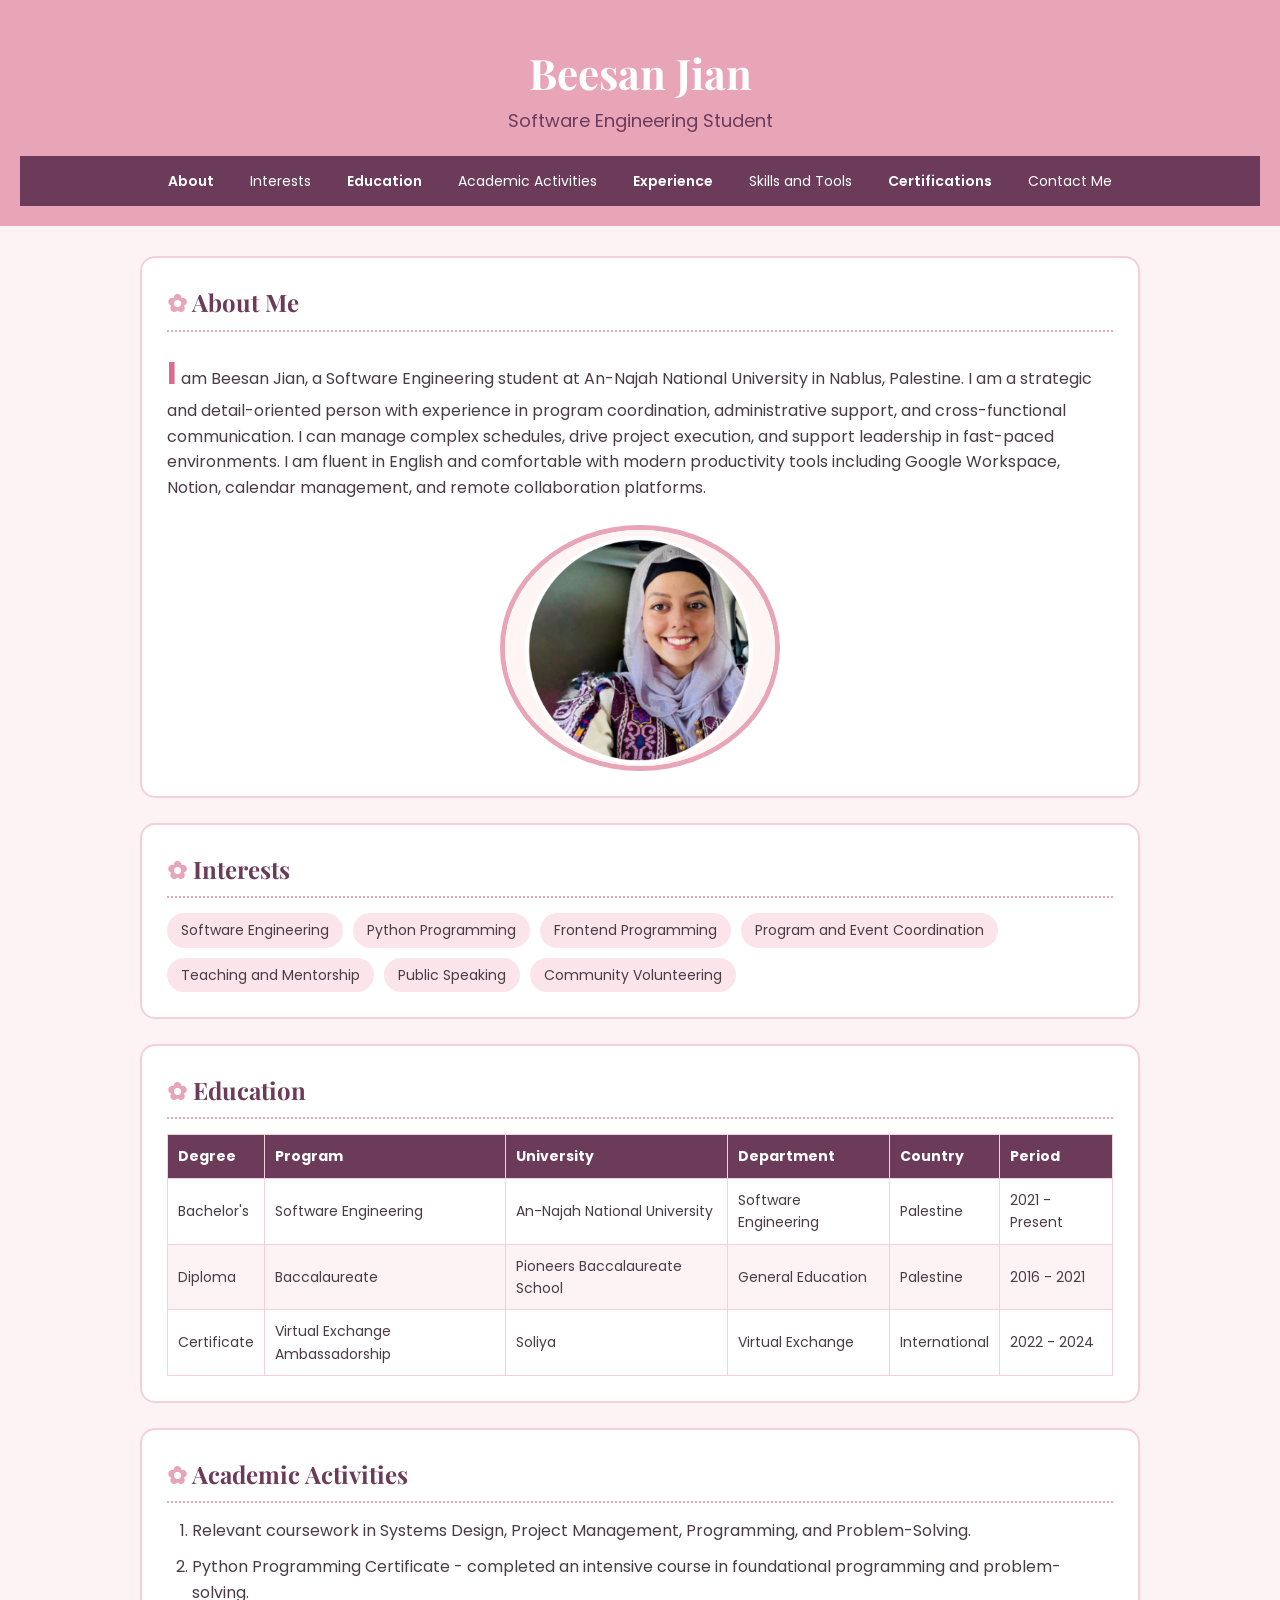
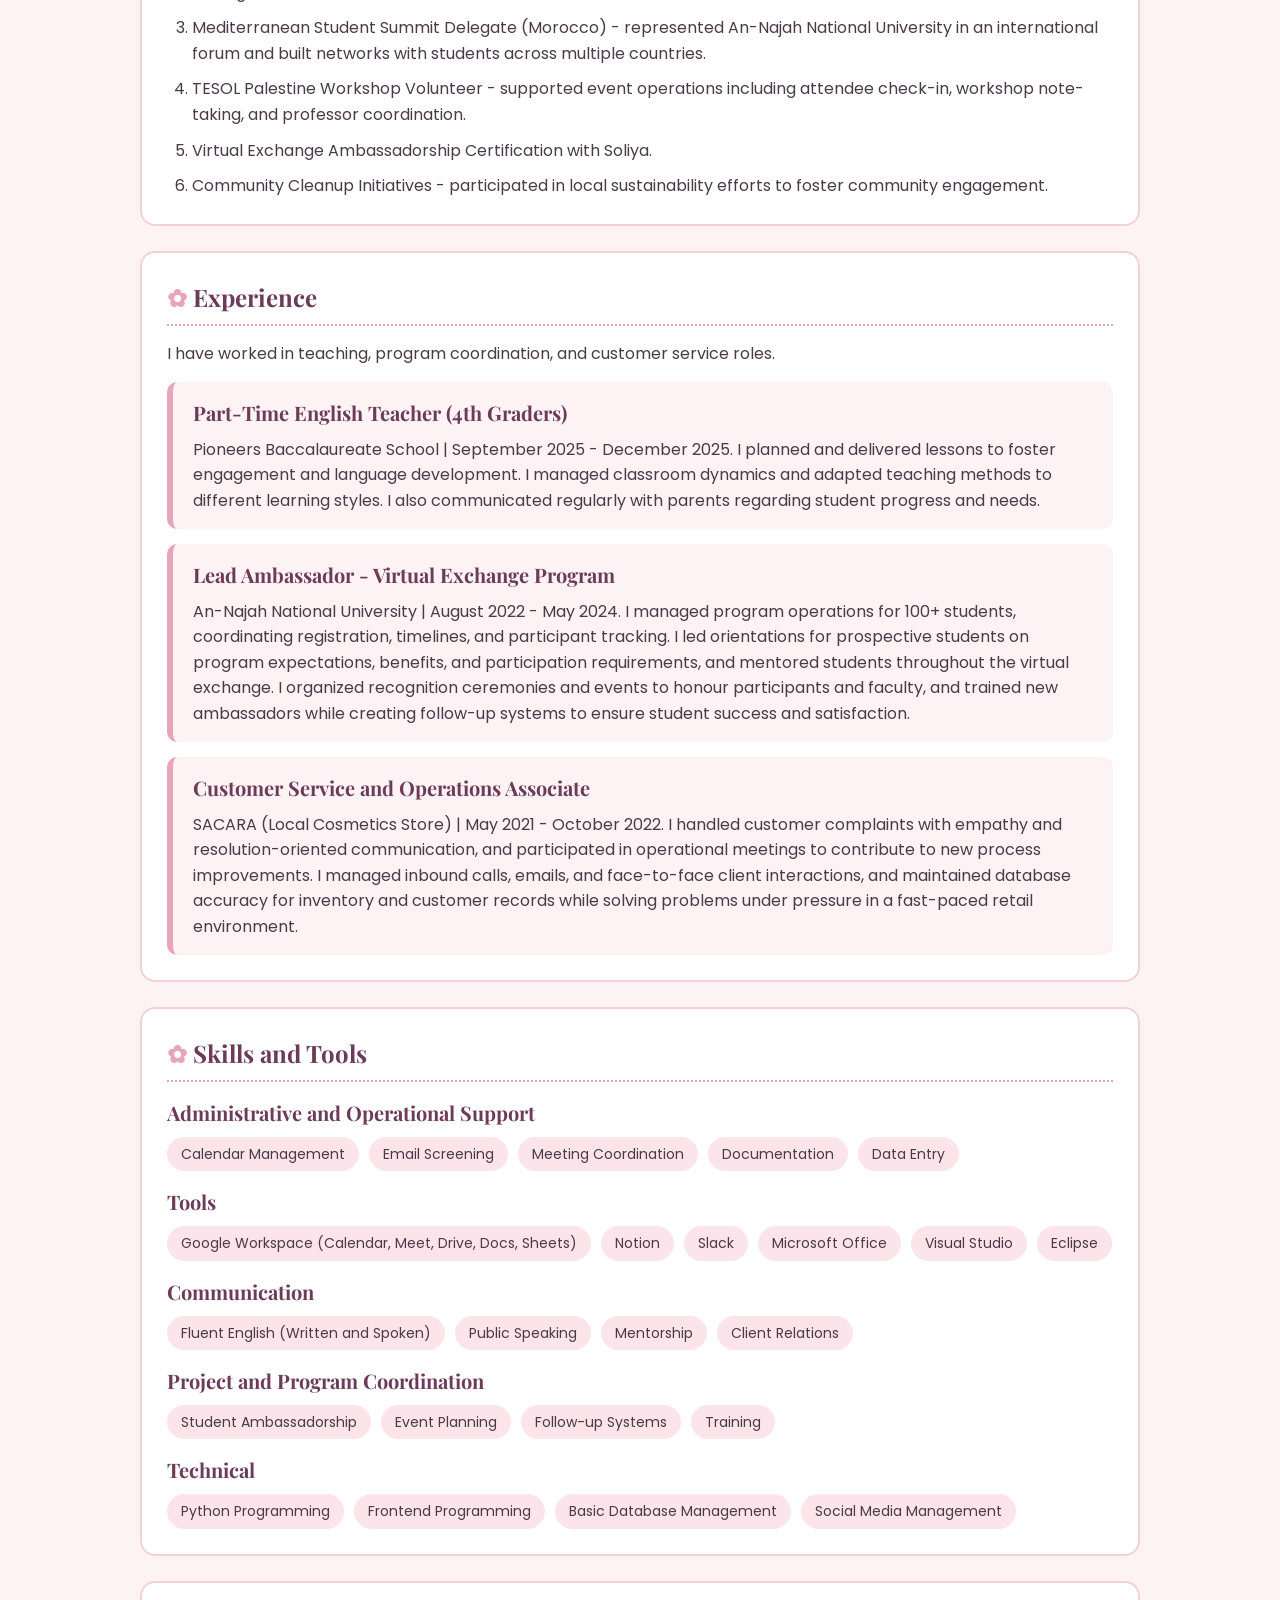
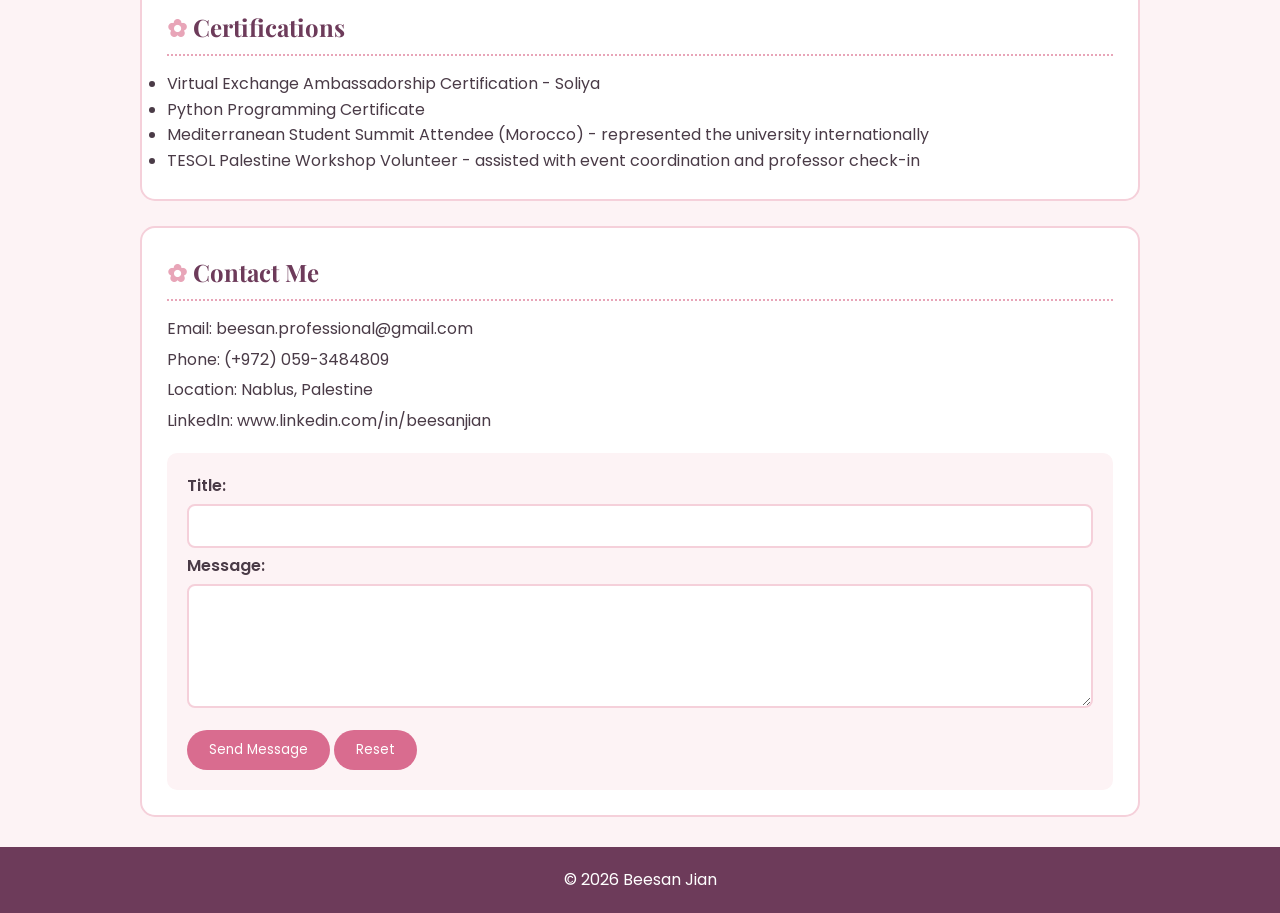
<file: 12506085/index.html>
<!DOCTYPE html>
<html lang="en">
<head>
    <meta charset="UTF-8">
    <title>Beesan Jian - About Me</title>
    <meta name="viewport" content="width=device-width, initial-scale=1.0">
    <link rel="stylesheet" href="style.css">
</head>
<body>

    <header>
        <h1>Beesan Jian</h1>
        <p>Software Engineering Student</p>

        <nav>
            <ul>
                <li><a href="#about">About</a></li>
                <li><a href="#interests">Interests</a></li>
                <li><a href="#education">Education</a></li>
                <li><a href="#activities">Academic Activities</a></li>
                <li><a href="#experience">Experience</a></li>
                <li><a href="#skills">Skills and Tools</a></li>
                <li><a href="#certifications">Certifications</a></li>
                <li><a href="#contact">Contact Me</a></li>
            </ul>
        </nav>
    </header>

    <main>

        <section id="about">
            <h2>About Me</h2>
            <p>
                I am Beesan Jian, a Software Engineering student at An-Najah National University in Nablus, Palestine.
                I am a strategic and detail-oriented person with experience in program coordination, administrative support,
                and cross-functional communication. I can manage complex schedules, drive project execution, and support
                leadership in fast-paced environments. I am fluent in English and comfortable with modern productivity tools
                including Google Workspace, Notion, calendar management, and remote collaboration platforms.
            </p>
            <img src="profile-pic.png" width="374" alt="Beesan Jian">
        </section>

        <section id="interests">
            <h2>Interests</h2>
            <ul>
                <li>Software Engineering</li>
                <li>Python Programming</li>
                <li>Frontend Programming</li>
                <li>Program and Event Coordination</li>
                <li>Teaching and Mentorship</li>
                <li>Public Speaking</li>
                <li>Community Volunteering</li>
            </ul>
        </section>

        <section id="education">
            <h2>Education</h2>
            <table>
                <thead>
                    <tr>
                        <th>Degree</th>
                        <th>Program</th>
                        <th>University</th>
                        <th>Department</th>
                        <th>Country</th>
                        <th>Period</th>
                    </tr>
                </thead>
                <tbody>
                    <tr>
                        <td>Bachelor's</td>
                        <td>Software Engineering</td>
                        <td>An-Najah National University</td>
                        <td>Software Engineering</td>
                        <td>Palestine</td>
                        <td>2021 - Present</td>
                    </tr>
                    <tr>
                        <td>Diploma</td>
                        <td>Baccalaureate</td>
                        <td>Pioneers Baccalaureate School</td>
                        <td>General Education</td>
                        <td>Palestine</td>
                        <td>2016 - 2021</td>
                    </tr>
                    <tr>
                        <td>Certificate</td>
                        <td>Virtual Exchange Ambassadorship</td>
                        <td>Soliya</td>
                        <td>Virtual Exchange</td>
                        <td>International</td>
                        <td>2022 - 2024</td>
                    </tr>
                </tbody>
            </table>
        </section>

        <section id="activities">
            <h2>Academic Activities</h2>
            <ol>
                <li>Relevant coursework in Systems Design, Project Management, Programming, and Problem-Solving.</li>
                <li>Python Programming Certificate - completed an intensive course in foundational programming and problem-solving.</li>
                <li>Mediterranean Student Summit Delegate (Morocco) - represented An-Najah National University in an international forum and built networks with students across multiple countries.</li>
                <li>TESOL Palestine Workshop Volunteer - supported event operations including attendee check-in, workshop note-taking, and professor coordination.</li>
                <li>Virtual Exchange Ambassadorship Certification with Soliya.</li>
                <li>Community Cleanup Initiatives - participated in local sustainability efforts to foster community engagement.</li>
            </ol>
        </section>

        <section id="experience">
            <h2>Experience</h2>
            <p>I have worked in teaching, program coordination, and customer service roles.</p>

            <article>
                <h3>Part-Time English Teacher (4th Graders)</h3>
                <p>
                    Pioneers Baccalaureate School | September 2025 - December 2025. I planned and delivered
                    lessons to foster engagement and language development. I managed classroom dynamics and
                    adapted teaching methods to different learning styles. I also communicated regularly with
                    parents regarding student progress and needs.
                </p>
            </article>

            <article>
                <h3>Lead Ambassador - Virtual Exchange Program</h3>
                <p>
                    An-Najah National University | August 2022 - May 2024. I managed program operations for
                    100+ students, coordinating registration, timelines, and participant tracking. I led
                    orientations for prospective students on program expectations, benefits, and participation
                    requirements, and mentored students throughout the virtual exchange. I organized recognition
                    ceremonies and events to honour participants and faculty, and trained new ambassadors while
                    creating follow-up systems to ensure student success and satisfaction.
                </p>
            </article>

            <article>
                <h3>Customer Service and Operations Associate</h3>
                <p>
                    SACARA (Local Cosmetics Store) | May 2021 - October 2022. I handled customer complaints
                    with empathy and resolution-oriented communication, and participated in operational
                    meetings to contribute to new process improvements. I managed inbound calls, emails, and
                    face-to-face client interactions, and maintained database accuracy for inventory and
                    customer records while solving problems under pressure in a fast-paced retail environment.
                </p>
            </article>
        </section>

        <section id="skills">
            <h2>Skills and Tools</h2>

            <h3>Administrative and Operational Support</h3>
            <ul>
                <li>Calendar Management</li>
                <li>Email Screening</li>
                <li>Meeting Coordination</li>
                <li>Documentation</li>
                <li>Data Entry</li>
            </ul>

            <h3>Tools</h3>
            <ul>
                <li>Google Workspace (Calendar, Meet, Drive, Docs, Sheets)</li>
                <li>Notion</li>
                <li>Slack</li>
                <li>Microsoft Office</li>
                <li>Visual Studio</li>
                <li>Eclipse</li>
            </ul>

            <h3>Communication</h3>
            <ul>
                <li>Fluent English (Written and Spoken)</li>
                <li>Public Speaking</li>
                <li>Mentorship</li>
                <li>Client Relations</li>
            </ul>

            <h3>Project and Program Coordination</h3>
            <ul>
                <li>Student Ambassadorship</li>
                <li>Event Planning</li>
                <li>Follow-up Systems</li>
                <li>Training</li>
            </ul>

            <h3>Technical</h3>
            <ul>
                <li>Python Programming</li>
                <li>Frontend Programming</li>
                <li>Basic Database Management</li>
                <li>Social Media Management</li>
            </ul>
        </section>

        <section id="certifications">
            <h2>Certifications</h2>
            <ul>
                <li>Virtual Exchange Ambassadorship Certification - Soliya</li>
                <li>Python Programming Certificate</li>
                <li>Mediterranean Student Summit Attendee (Morocco) - represented the university internationally</li>
                <li>TESOL Palestine Workshop Volunteer - assisted with event coordination and professor check-in</li>
            </ul>
        </section>

        <section id="contact">
            <h2>Contact Me</h2>
            <p>Email: beesan.professional@gmail.com</p>
            <p>Phone: (+972) 059-3484809</p>
            <p>Location: Nablus, Palestine</p>
            <p>LinkedIn: www.linkedin.com/in/beesanjian</p>

            <form action="#" method="post">
                <p>
                    <label for="title">Title:</label><br>
                    <input type="text" id="title" name="title" required>
                </p>
                <p>
                    <label for="message">Message:</label><br>
                    <textarea id="message" name="message" rows="5" cols="40" required></textarea>
                </p>
                <button type="submit">Send Message</button>
                <button type="reset">Reset</button>
            </form>
        </section>

    </main>

    <footer>
        <p>&copy; 2026 Beesan Jian</p>
    </footer>

</body>
</html>
</file>
<file: 12506085/style.css>
/* Please note some extra styles have been used that are not in the slides
this is because I have taken this course before in my CE major and we used much more advanced 
CSS styles for our html files and it would be a great way for me to refresh my mind */

/* Fonts (Google Fonts)  */
@import url('https://fonts.googleapis.com/css2?family=Playfair+Display:wght@500;700&family=Poppins:wght@400;600&display=swap');

/* Universal selector */
* {
    box-sizing: border-box;
    margin: 0;
    padding: 0;
}

/* Page background and base text  */
body {
    font-family: "Poppins", Arial, sans-serif;
    font-size: 16px;
    line-height: 1.6;
    color: #4a3b47;
    background-color: #fdf3f5;
}

/* Headings (grouping selector)  */
h1, h2, h3 {
    font-family: "Playfair Display", Georgia, serif;
    color: #6d3b5a;
}

/*HEADER*/
header {
    background-color: #e8a5b8;
    text-align: center;
    padding: 40px 20px 20px;
}

header h1 {
    font-size: 42px;
    color: white;
}

header p {
    font-size: 18px;
    color: #6d3b5a;
    margin-bottom: 20px;
}

/* Navigation (flexbox + sticky)  */
nav {
    position: sticky;
    top: 0;
    z-index: 10;
    background-color: #6d3b5a;
}

nav ul {
    display: flex;
    flex-wrap: wrap;
    justify-content: center;
    list-style: none;
}

nav a {
    display: block;
    padding: 14px 18px;
    color: white;
    text-decoration: none;
    font-size: 14px;
}

/* Pseudo-classes for links */
nav a:hover {
    background-color: #e8a5b8;
    color: #4a3b47;
}
/*--- I used odd and even for the nth-child instead of using numbers as 
shown inside the slides ---*/

nav li:nth-child(odd) a {
    font-weight: 600;
}

/* MAIN CONTENT*/
main {
    width: min(92%, 1000px);   /* math function */
    margin: 30px auto;
}

/* Every section looks like a soft card  : this means it will be more eye 
catching to the easier and neater when reading the html page*/
section {
    background-color: white;
    padding: 25px;
    margin-bottom: 25px;
    border: 2px solid #f5d0da;
    border-radius: 15px;
}

/* Pseudo-element: flower before each section title to set a more professional and neater tone */
section h2 {
    margin-bottom: 15px;
    padding-bottom: 8px;
    border-bottom: 2px dotted #e8a5b8;
}

section h2::before {
    content: "✿ ";
    color: #e8a5b8;
}

section h3 {
    margin: 15px 0 8px;
    font-size: 20px;
}

/* About section */
#about p::first-letter {
    font-size: 32px;
    font-weight: bold;
    color: #d96c8f;
}

/* Class selector for the profile picture */
.profile-pic,
#about img {
    display: block;
    width: min(100%, 280px);
    height: auto;
    margin: 25px auto 0;
    border: 5px solid #e8a5b8;
    border-radius: 50%;
}

/* Interests and Skills lists as little tags (flexbox) */
#interests ul,
#skills ul {
    display: flex;
    flex-wrap: wrap;
    gap: 10px;
    list-style: none;
}

#interests li,
#skills li {
    background-color: #fbe4ea;
    padding: 6px 14px;
    border-radius: 20px;
    font-size: 14px;
}

#interests li:hover,
#skills li:hover {
    background-color: #e8a5b8;
    color: white;
}

/* Education table */
#education {
    overflow-x: auto;   /* lets the table scroll on small screens */
}

table {
    width: 100%;
    border-collapse: collapse;
    font-size: 14px;
}

th, td {
    padding: 10px;
    border: 1px solid #f5d0da;
    text-align: left;
}

th {
    background-color: #6d3b5a;
    color: white;
}

tbody tr:nth-child(even) {
    background-color: #fdf3f5;
}

tbody tr:hover {
    background-color: #fbe4ea;
}

/*  Academic activities list */
#activities ol {
    margin-left: 25px;
}

#activities li {
    margin-bottom: 10px;
}

#activities li:last-child {
    margin-bottom: 0;
}

/*  Experience articles  */
article {
    margin-top: 15px;
    padding: 15px 20px;
    background-color: #fdf3f5;
    border-left: 6px solid #e8a5b8;
    border-radius: 10px;
}

article:hover {
    border-left-color: #6d3b5a;
}

article h3 {
    margin-top: 0;
}

/* ---------- Contact section ---------- */
#contact p {
    margin-bottom: 5px;
}

form {
    margin-top: 20px;
    padding: 20px;
    background-color: #fdf3f5;
    border-radius: 10px;
}

label {
    font-weight: 600;
}

input,
textarea {
    width: 100%;
    margin-top: 5px;
    padding: 10px;
    border: 2px solid #f5d0da;
    border-radius: 8px;
    font-family: inherit;
}

/* Form pseudo-classes */
input:focus,
textarea:focus {
    outline: none;
    border-color: #6d3b5a;
}

input:valid,
textarea:valid {
    border-color: #8fc9a3;
}

button {
    padding: 10px 22px;
    margin-top: 10px;
    background-color: #d96c8f;
    color: white;
    border: none;
    border-radius: 20px;
    font-family: inherit;
    cursor: pointer;
}

button:hover {
    background-color: #6d3b5a;
}

button:active {
    background-color: #4a3b47;
}

/*FOOTER*/
footer {
    background-color: #6d3b5a;
    color: white;
    text-align: center;
    padding: 20px;
}



/*RESPONSIVE DESIGN (Media Queries) : to adjust to every screen*/
@media screen and (max-width: 768px) {

    header h1 {
        font-size: 32px;
    }

    /* Stack the navigation links in a column */
    nav ul {
        flex-direction: column;
    }

    nav a {
        text-align: center;
        padding: 10px;
    }

    section {
        padding: 18px;
    }
}

@media screen and (max-width: 480px) {

    body {
        font-size: 14px;
    }

    header {
        padding: 25px 10px 15px;
    }

    button {
        width: 100%;
    }
}
</file>
